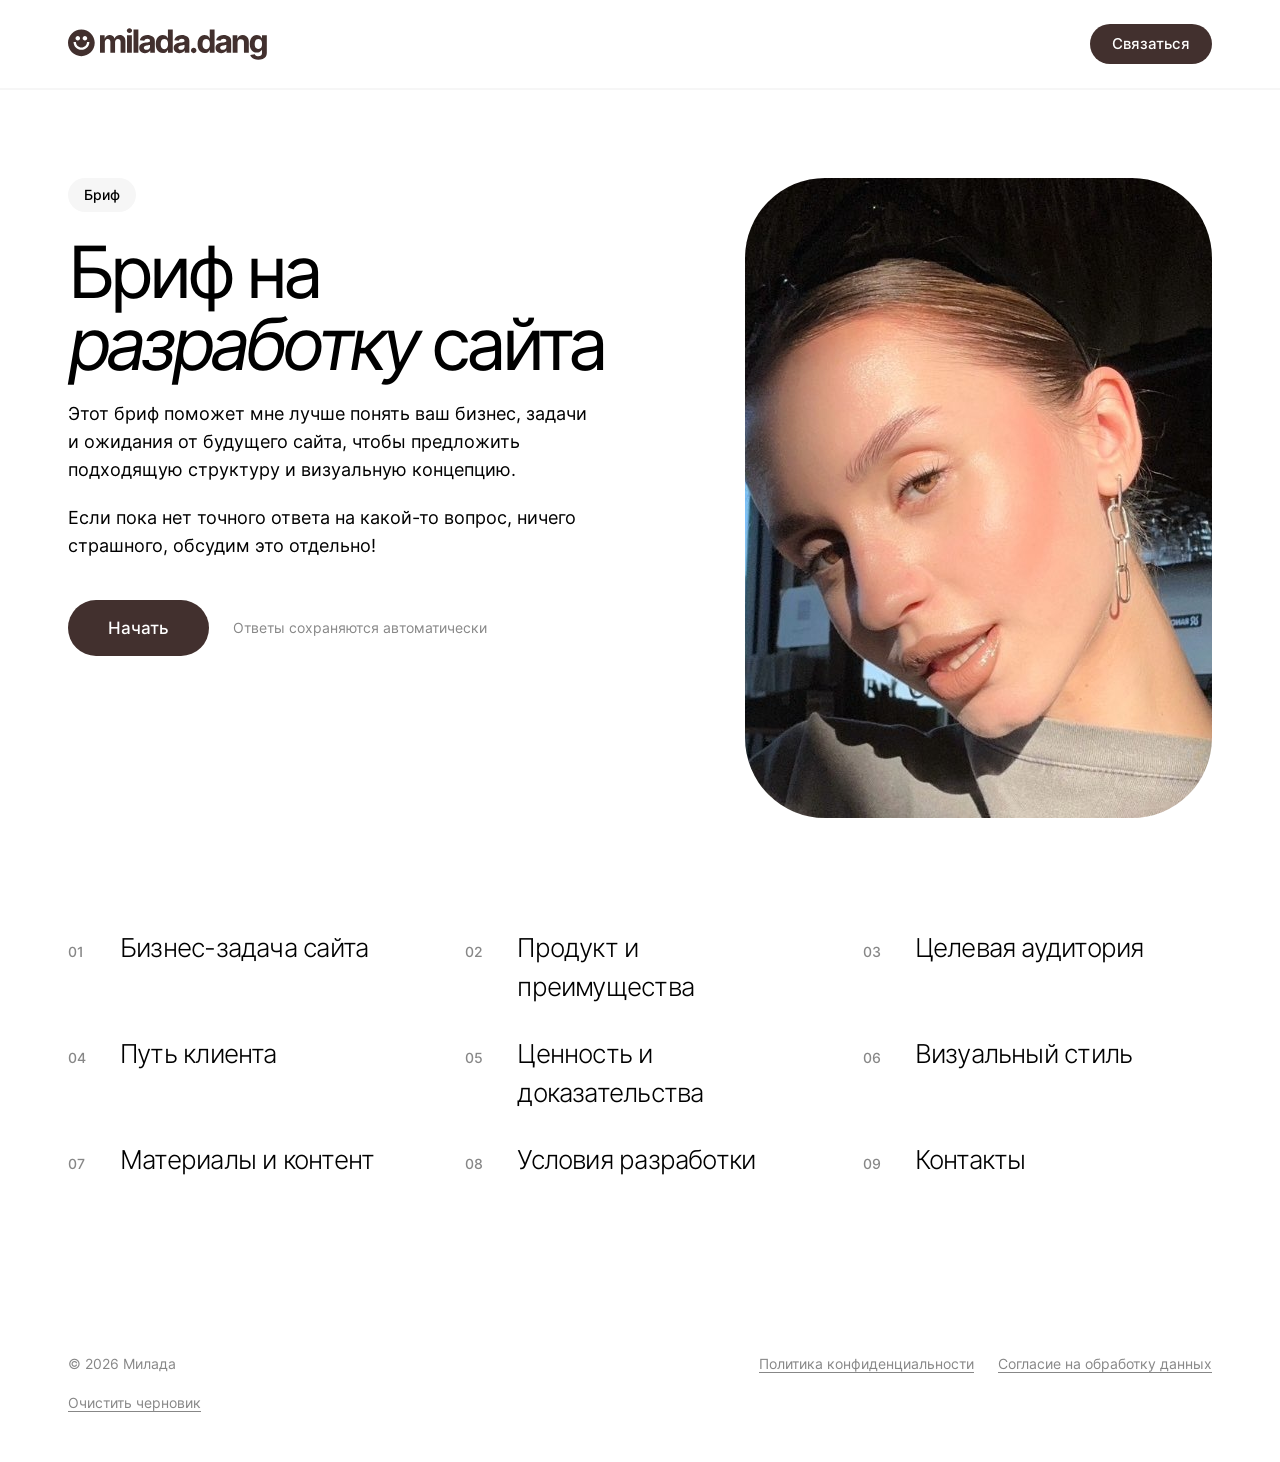
<file: index.html>
<!doctype html>
<html lang="ru">
<head>
  <meta charset="utf-8">
  <meta name="viewport" content="width=device-width, initial-scale=1, viewport-fit=cover">
  <title>Бриф на разработку сайта — Милада</title>
  <meta name="description" content="Пошаговый бриф на разработку сайта: несколько коротких этапов, ответы сохраняются автоматически.">
  <meta name="theme-color" content="#ffffff">
  <link rel="preload" href="fonts/Inter-Light.woff2" as="font" type="font/woff2" crossorigin>
  <link rel="preload" href="fonts/Inter-Regular.woff2" as="font" type="font/woff2" crossorigin>
  <link rel="stylesheet" href="css/style.css">
</head>
<body class="is-intro">

  <!-- Шапка: логотип слева, статус, счётчик этапов и кнопка «Связаться» справа -->
  <header class="header">
    <div class="header__row">
      <a class="brand" href="./" aria-label="milada.dang — на главную">
        <img src="img/logo.svg" alt="milada.dang" width="834" height="134">
      </a>
      <div class="header__side">
        <span class="save-status" id="saveStatus" aria-live="polite"></span>
        <span class="pill" id="counter" hidden>01 / 09</span>
        <a class="btn btn--primary btn--sm header__contact" href="https://t.me/milada_dang" target="_blank" rel="noopener">Связаться</a>
      </div>
    </div>
    <div class="progress" role="progressbar" aria-label="Прогресс заполнения" aria-valuemin="0" aria-valuemax="100" aria-valuenow="0" id="progress"><i id="progressBar"></i></div>
  </header>

  <main id="app">

    <!-- Интро -->
    <section class="screen" id="screenIntro" aria-labelledby="introTitle">
      <div class="container screen__grid">
        <div class="screen__main">
          <span class="pill">Бриф</span>
          <h1 class="display" id="introTitle">Бриф на <img class="inline-ph" src="img/milada.jpg" alt="" width="640" height="640"> <em>разработку</em> сайта</h1>
          <p class="lead">Этот бриф поможет мне лучше понять ваш бизнес, задачи и ожидания от будущего сайта, чтобы предложить подходящую структуру и визуальную концепцию.</p>
          <p class="lead">Если пока нет точного ответа на какой-то вопрос, ничего страшного, обсудим это отдельно!</p>
          <div class="actions">
            <button type="button" class="btn btn--primary btn--lg" id="startBtn">Начать</button>
            <span class="muted">Ответы сохраняются автоматически</span>
          </div>
        </div>
        <div class="photo photo--intro">
          <img src="img/milada.jpg" alt="Милада" width="640" height="640">
        </div>
      </div>
      <div class="container">
        <ol class="stage-list" id="introList" aria-label="Этапы брифа"></ol>
      </div>
    </section>

    <!-- Этапы (рендерятся скриптом) -->
    <form id="form" novalidate autocomplete="off" hidden>
      <div id="steps"></div>
    </form>

    <!-- Финал -->
    <section class="screen screen--final" id="screenFinal" aria-labelledby="finalTitle" hidden>
      <div class="container screen__grid">
        <div class="photo">
          <img src="img/milada.jpg" alt="Милада" width="640" height="640">
        </div>
        <div class="screen__main">
          <h2 class="display" id="finalTitle" tabindex="-1">Спасибо!</h2>
          <p class="lead" id="finalLead">Ваш бриф уже у меня. Я внимательно изучу ответы и скоро вернусь к вам с обратной связью.</p>

          <div class="notice" id="finalNotice" hidden>
            <p id="finalNoticeText"></p>
            <button type="button" class="btn btn--ghost btn--sm" id="retryBtn" hidden>Повторить отправку</button>
          </div>

          <div class="next">
            <h3>Что будет дальше</h3>
            <p>В течение 1–2 рабочих дней я свяжусь с вами, чтобы обсудить детали, ответить на вопросы и определить дальнейшие шаги.</p>
          </div>

          <div class="actions">
            <a class="btn btn--primary" id="tgBtn" href="#" target="_blank" rel="noopener">Написать в Telegram</a>
            <button type="button" class="btn btn--ghost" id="downloadBtn">Скачать копию ответов</button>
          </div>
          <p class="sign">— Милада</p>
        </div>
      </div>
    </section>
  </main>

  <!-- Нижняя навигация: точки + «Назад» / «Далее» -->
  <nav class="nav" id="nav" aria-label="Навигация по этапам" hidden>
    <div class="nav__inner">
      <div class="nav__dots" id="dots"></div>
      <div class="nav__btns">
        <button type="button" class="btn btn--ghost" id="backBtn">Назад</button>
        <button type="button" class="btn btn--primary" id="nextBtn">Далее</button>
      </div>
    </div>
  </nav>

  <!-- ПОДВАЛ: тексты и ссылки на документы заполним позже (адреса — в config.js) -->
  <footer class="footer" id="footer">
    <div class="container footer__inner">
      <span class="muted">© <span id="year"></span> Милада</span>
      <nav class="footer__links" aria-label="Документы">
        <a href="#" data-doc="POLICY_URL" target="_blank" rel="noopener">Политика конфиденциальности</a>
        <a href="#" data-doc="CONSENT_URL" target="_blank" rel="noopener">Согласие на обработку данных</a>
      </nav>
    </div>
    <div class="container footer__reset"><button type="button" class="link-btn" id="resetBtn">Очистить черновик</button></div>
  </footer>

  <div class="toast" id="toast" role="status" aria-live="polite"></div>

  <script src="config.js"></script>
  <script src="js/app.js"></script>
</body>
</html>
</file>
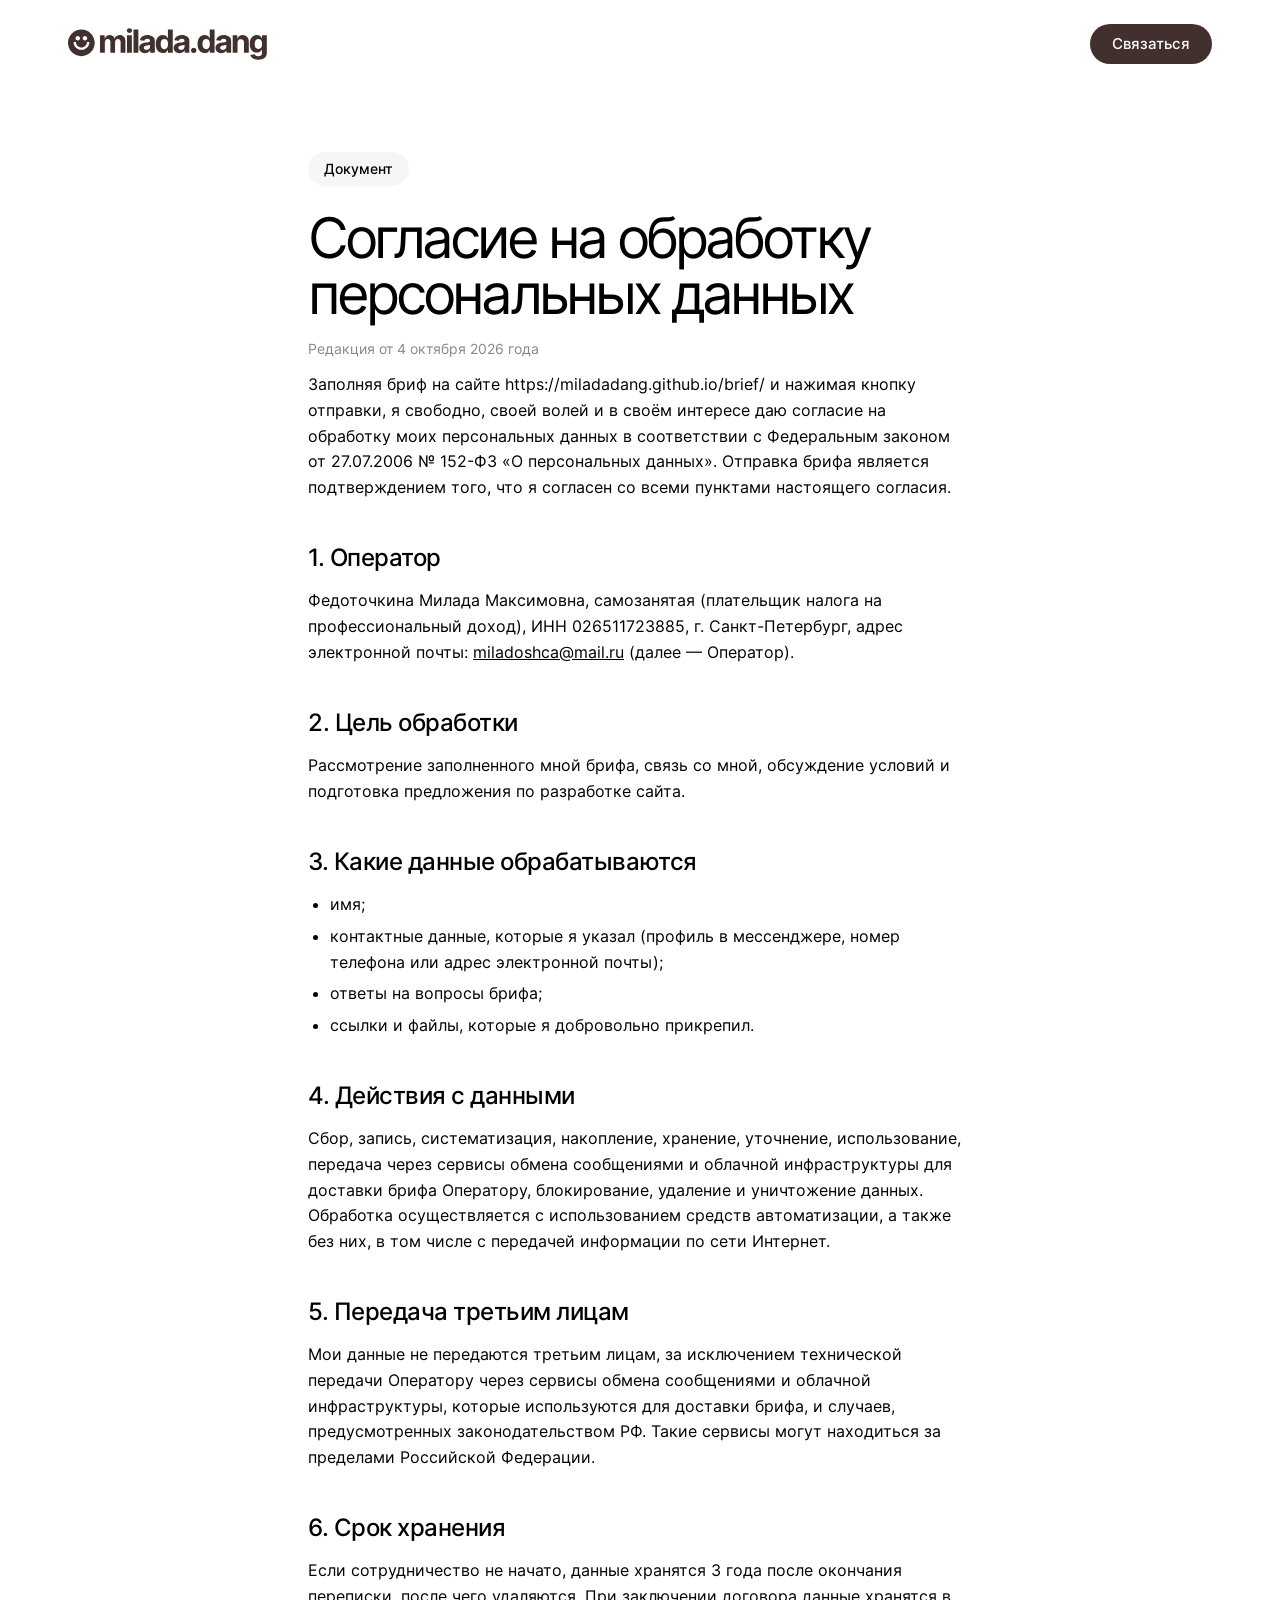
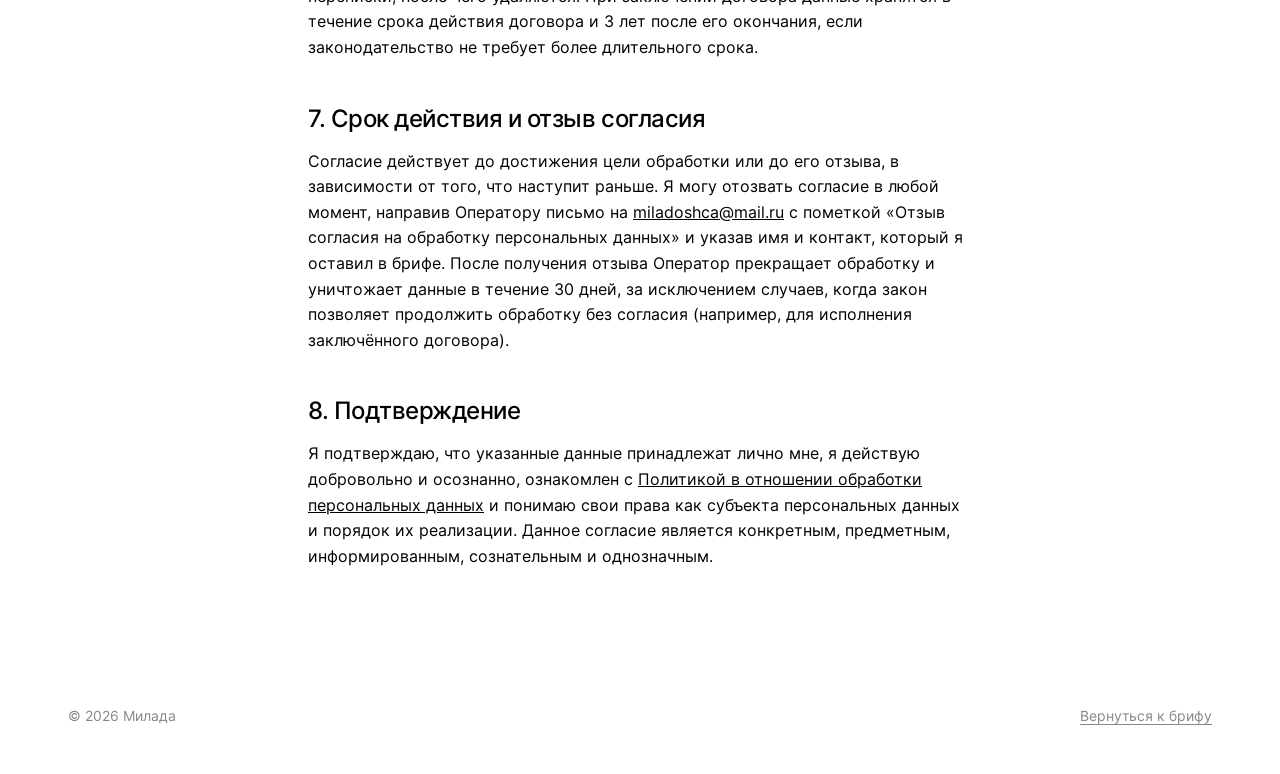
<file: consent/index.html>
<!doctype html>
<html lang="ru">
<head>
  <meta charset="utf-8">
  <meta name="viewport" content="width=device-width, initial-scale=1, viewport-fit=cover">
  <title>Согласие на обработку данных — Милада</title>
  <meta name="robots" content="noindex">
  <meta name="theme-color" content="#ffffff">
  <link rel="preload" href="../fonts/Inter-Light.woff2" as="font" type="font/woff2" crossorigin>
  <link rel="stylesheet" href="../css/style.css">
  <style>
    .doc { max-width: 760px; padding-top: 40px; padding-bottom: 96px; }
    .doc h1 { margin: 24px 0 0; font-size: clamp(28px, 7.5vw, 56px); overflow-wrap: anywhere; }
    .doc h2 { margin: 40px 0 0; font-size: 20px; font-weight: 500; letter-spacing: -0.02em; }
    .doc p, .doc li { font-size: 16px; line-height: 1.6; }
    .doc p { margin: 12px 0 0; }
    .doc ul { margin: 12px 0 0; padding-left: 22px; }
    .doc li + li { margin-top: 6px; }
    .doc .upd { color: var(--quiet); font-size: 14px; margin-top: 16px; }
    .fill { background: var(--cream); border-radius: 6px; padding: 0 6px; }
    @media (min-width: 1024px) { .doc { padding-top: 64px; } .doc h2 { font-size: 24px; } }
  </style>
</head>
<body>
  <header class="header">
    <div class="header__row">
      <a class="brand" href="../" aria-label="milada.dang — на главную">
        <img src="../img/logo.svg" alt="milada.dang" width="834" height="134">
      </a>
      <div class="header__side">
        <a class="btn btn--primary btn--sm header__contact" href="https://t.me/milada_dang" target="_blank" rel="noopener">Связаться</a>
      </div>
    </div>
  </header>

  <main class="container doc">
    <span class="pill">Документ</span>
    <h1 class="display">Согласие на обработку персональных данных</h1>
    <p class="upd">Редакция от 4 октября 2026 года</p>

    <p>Заполняя бриф на сайте https://miladadang.github.io/brief/ и нажимая кнопку отправки, я свободно, своей волей и в своём интересе даю согласие на обработку моих персональных данных в соответствии с Федеральным законом от 27.07.2006 № 152-ФЗ «О персональных данных». Отправка брифа является подтверждением того, что я согласен со всеми пунктами настоящего согласия.</p>

    <h2>1. Оператор</h2>
    <p>Федоточкина Милада Максимовна, самозанятая (плательщик налога на профессиональный доход), ИНН 026511723885, г. Санкт-Петербург, адрес электронной почты: <a href="mailto:miladoshca@mail.ru">miladoshca@mail.ru</a> (далее — Оператор).</p>

    <h2>2. Цель обработки</h2>
    <p>Рассмотрение заполненного мной брифа, связь со мной, обсуждение условий и подготовка предложения по разработке сайта.</p>

    <h2>3. Какие данные обрабатываются</h2>
    <ul>
      <li>имя;</li>
      <li>контактные данные, которые я указал (профиль в мессенджере, номер телефона или адрес электронной почты);</li>
      <li>ответы на вопросы брифа;</li>
      <li>ссылки и файлы, которые я добровольно прикрепил.</li>
    </ul>

    <h2>4. Действия с данными</h2>
    <p>Сбор, запись, систематизация, накопление, хранение, уточнение, использование, передача через сервисы обмена сообщениями и облачной инфраструктуры для доставки брифа Оператору, блокирование, удаление и уничтожение данных. Обработка осуществляется с использованием средств автоматизации, а также без них, в том числе с передачей информации по сети Интернет.</p>

    <h2>5. Передача третьим лицам</h2>
    <p>Мои данные не передаются третьим лицам, за исключением технической передачи Оператору через сервисы обмена сообщениями и облачной инфраструктуры, которые используются для доставки брифа, и случаев, предусмотренных законодательством РФ. Такие сервисы могут находиться за пределами Российской Федерации.</p>

    <h2>6. Срок хранения</h2>
    <p>Если сотрудничество не начато, данные хранятся 3 года после окончания переписки, после чего удаляются. При заключении договора данные хранятся в течение срока действия договора и 3 лет после его окончания, если законодательство не требует более длительного срока.</p>

    <h2>7. Срок действия и отзыв согласия</h2>
    <p>Согласие действует до достижения цели обработки или до его отзыва, в зависимости от того, что наступит раньше. Я могу отозвать согласие в любой момент, направив Оператору письмо на <a href="mailto:miladoshca@mail.ru">miladoshca@mail.ru</a> с пометкой «Отзыв согласия на обработку персональных данных» и указав имя и контакт, который я оставил в брифе. После получения отзыва Оператор прекращает обработку и уничтожает данные в течение 30 дней, за исключением случаев, когда закон позволяет продолжить обработку без согласия (например, для исполнения заключённого договора).</p>

    <h2>8. Подтверждение</h2>
    <p>Я подтверждаю, что указанные данные принадлежат лично мне, я действую добровольно и осознанно, ознакомлен с <a href="../policy/">Политикой в отношении обработки персональных данных</a> и понимаю свои права как субъекта персональных данных и порядок их реализации. Данное согласие является конкретным, предметным, информированным, сознательным и однозначным.</p>
  </main>

  <footer class="footer">
    <div class="container footer__inner">
      <span class="muted">© <span id="year"></span> Милада</span>
      <nav class="footer__links" aria-label="Навигация"><a href="../">Вернуться к брифу</a></nav>
    </div>
  </footer>
  <script>document.getElementById('year').textContent = new Date().getFullYear();</script>
</body>
</html>
</file>
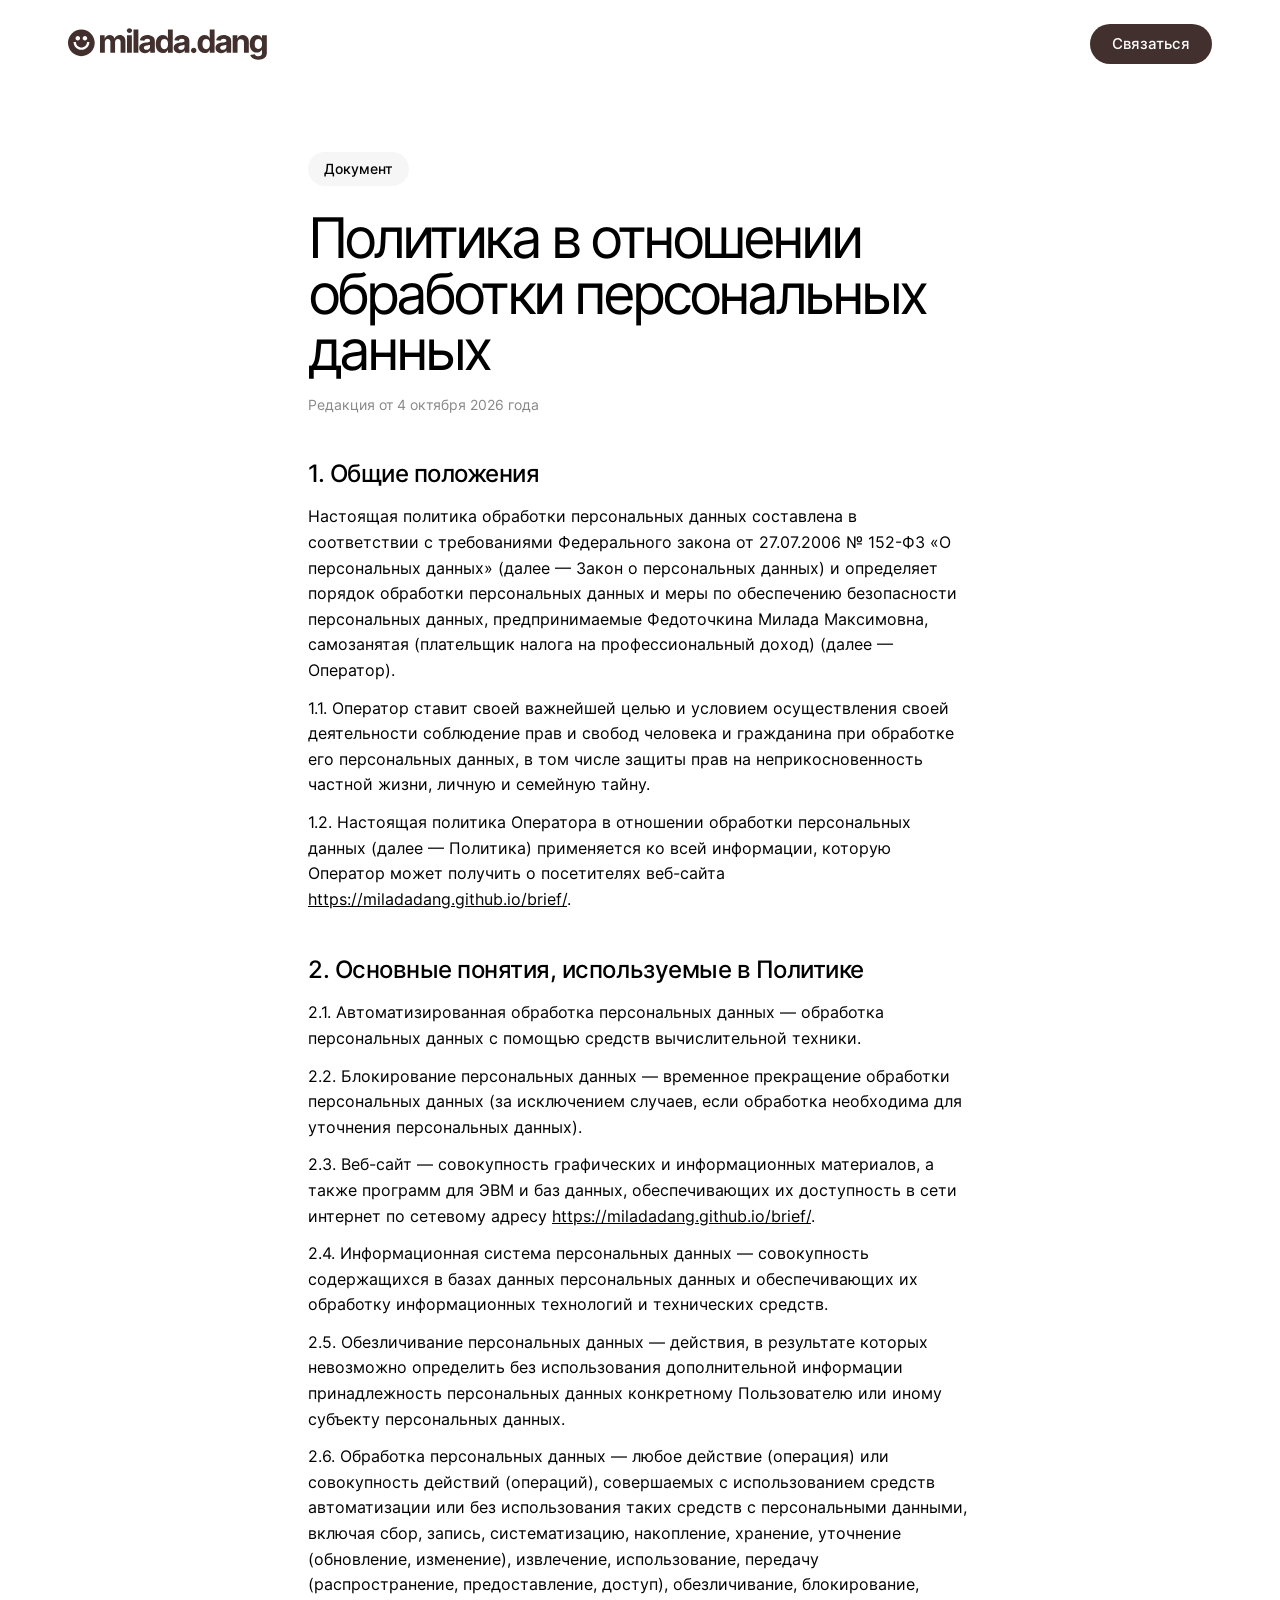
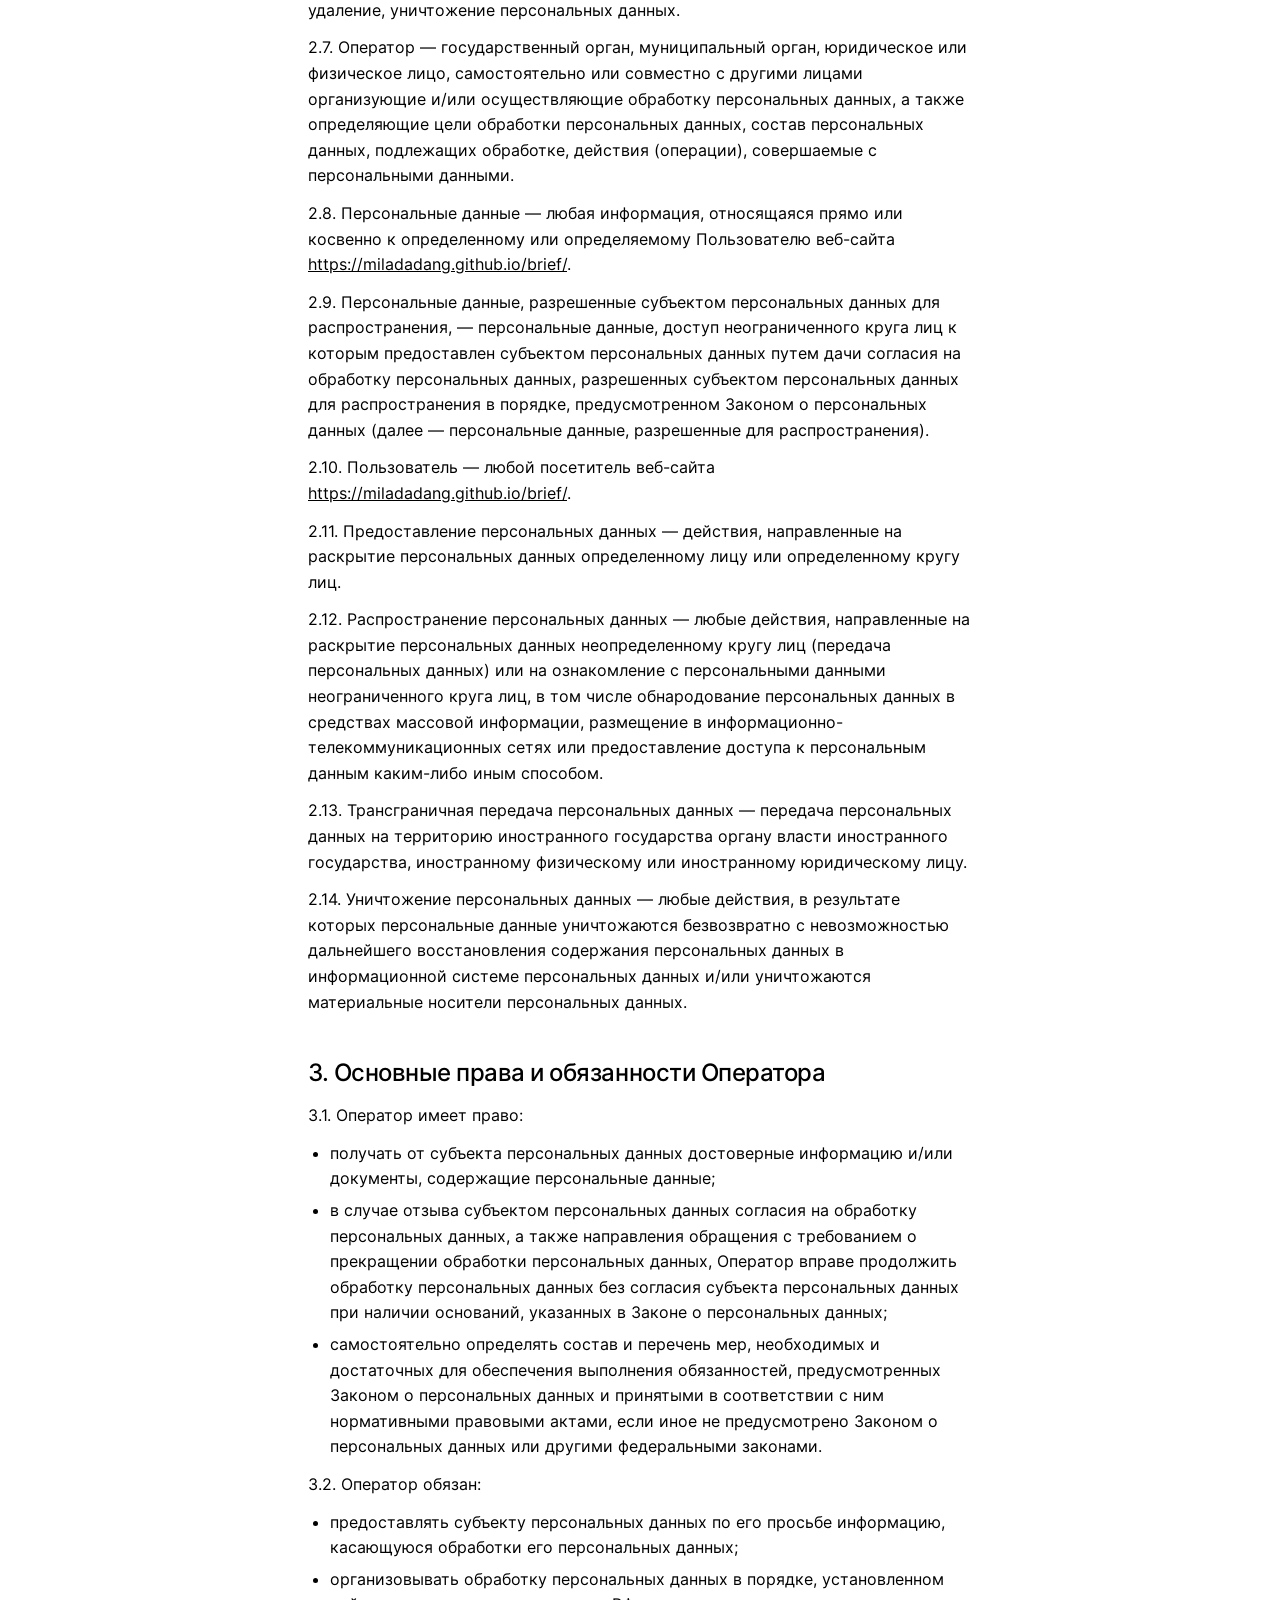
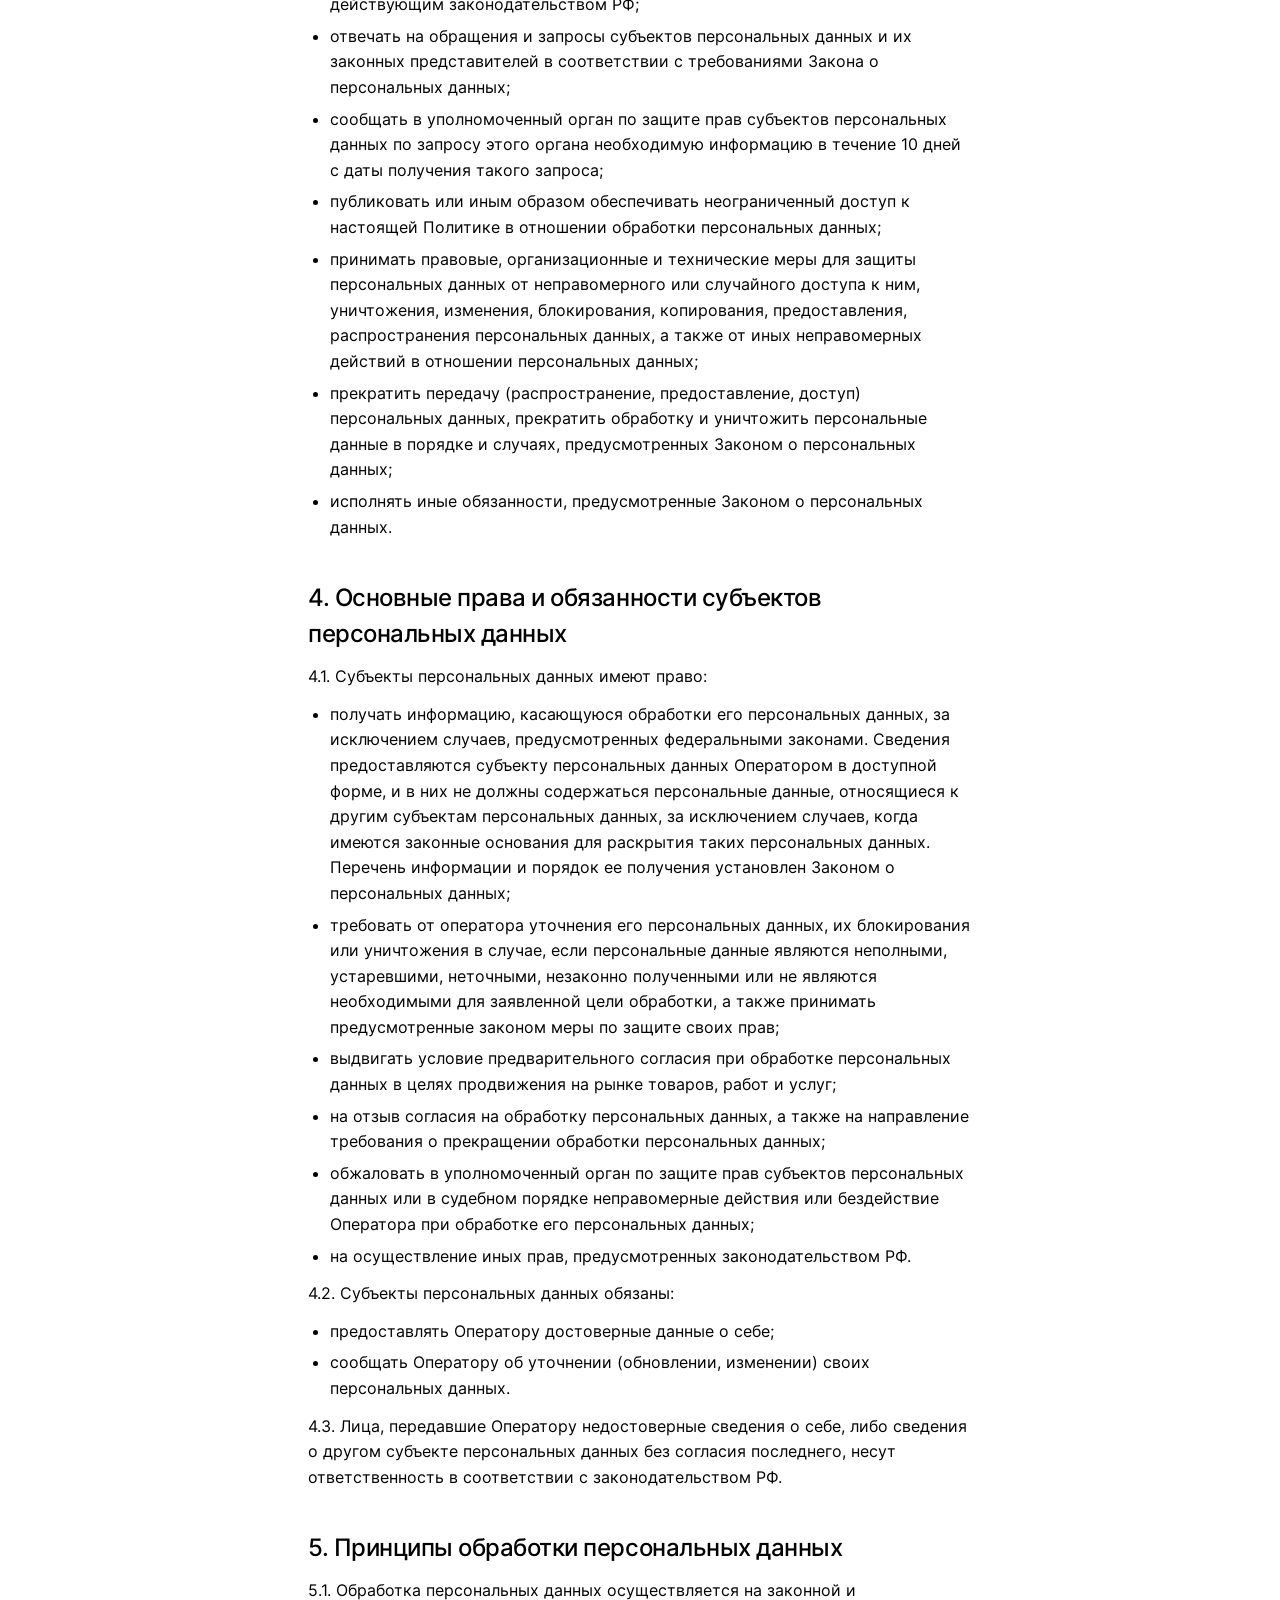
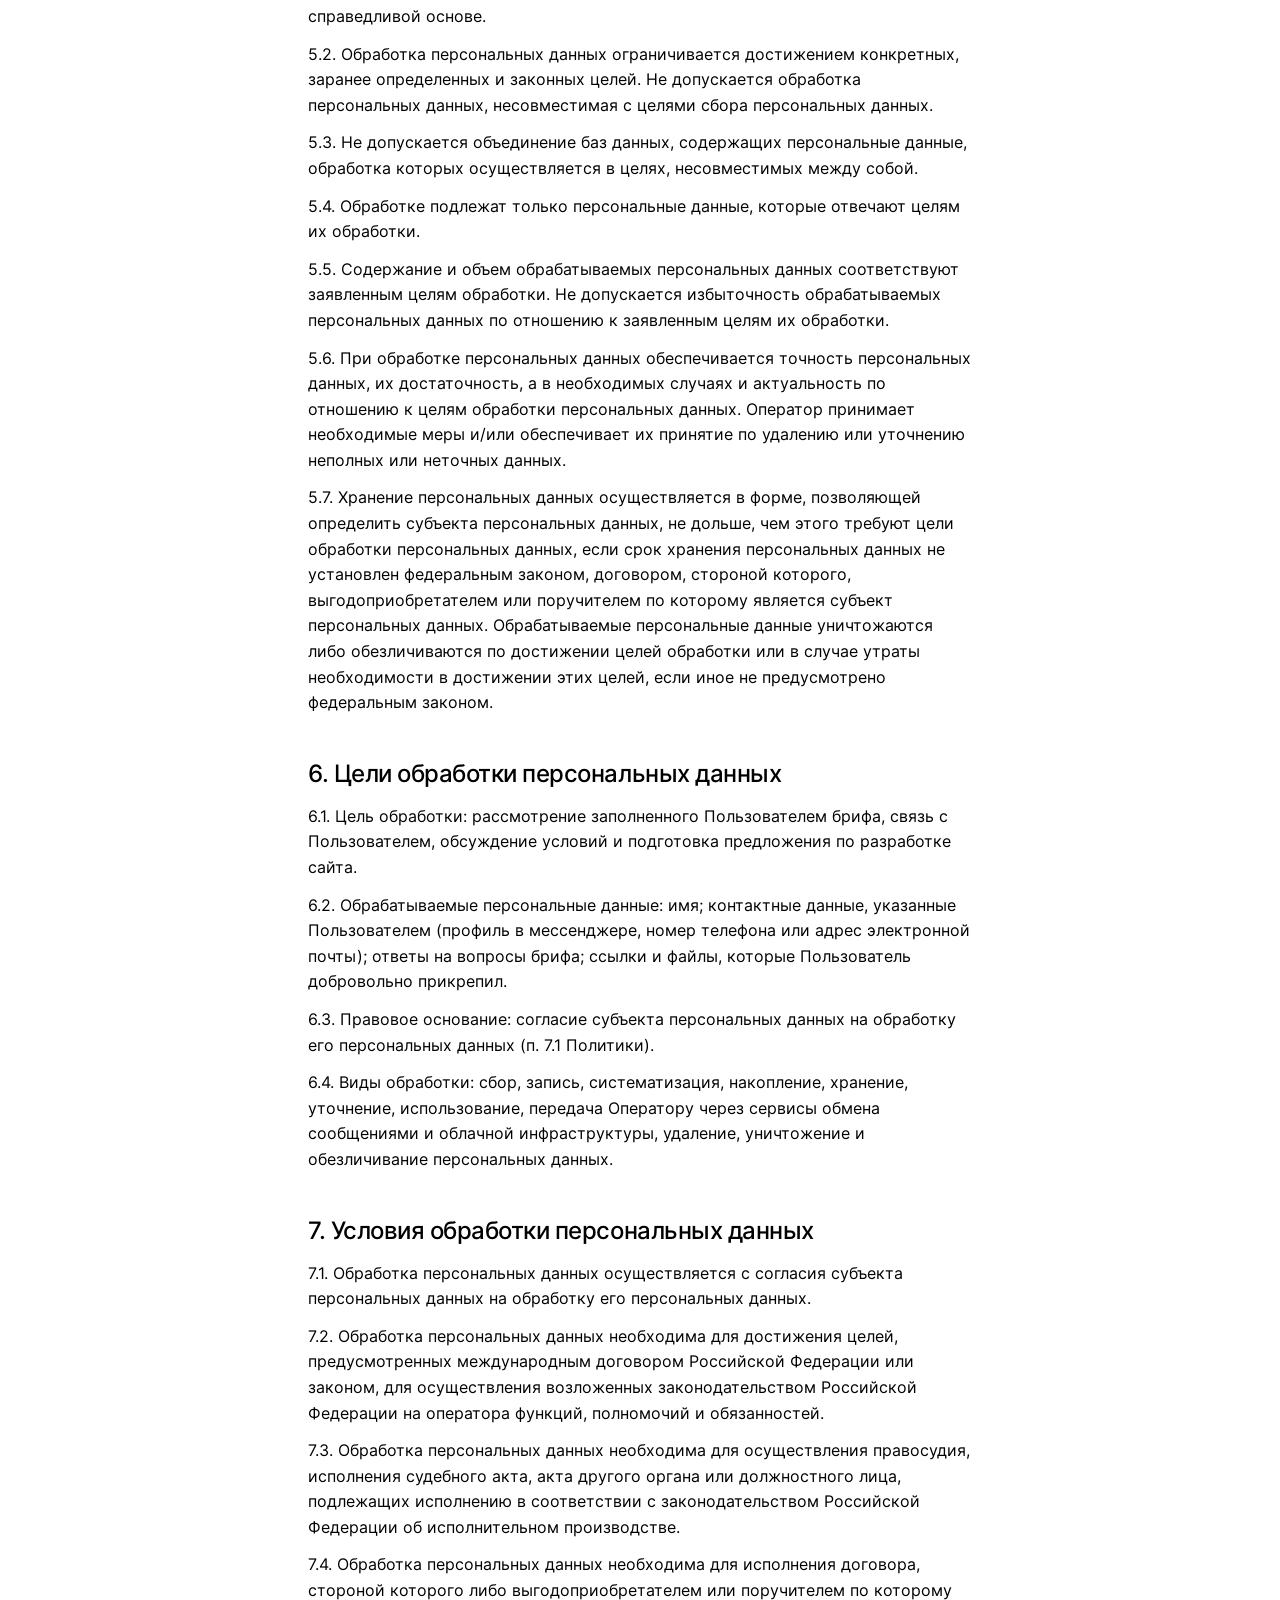
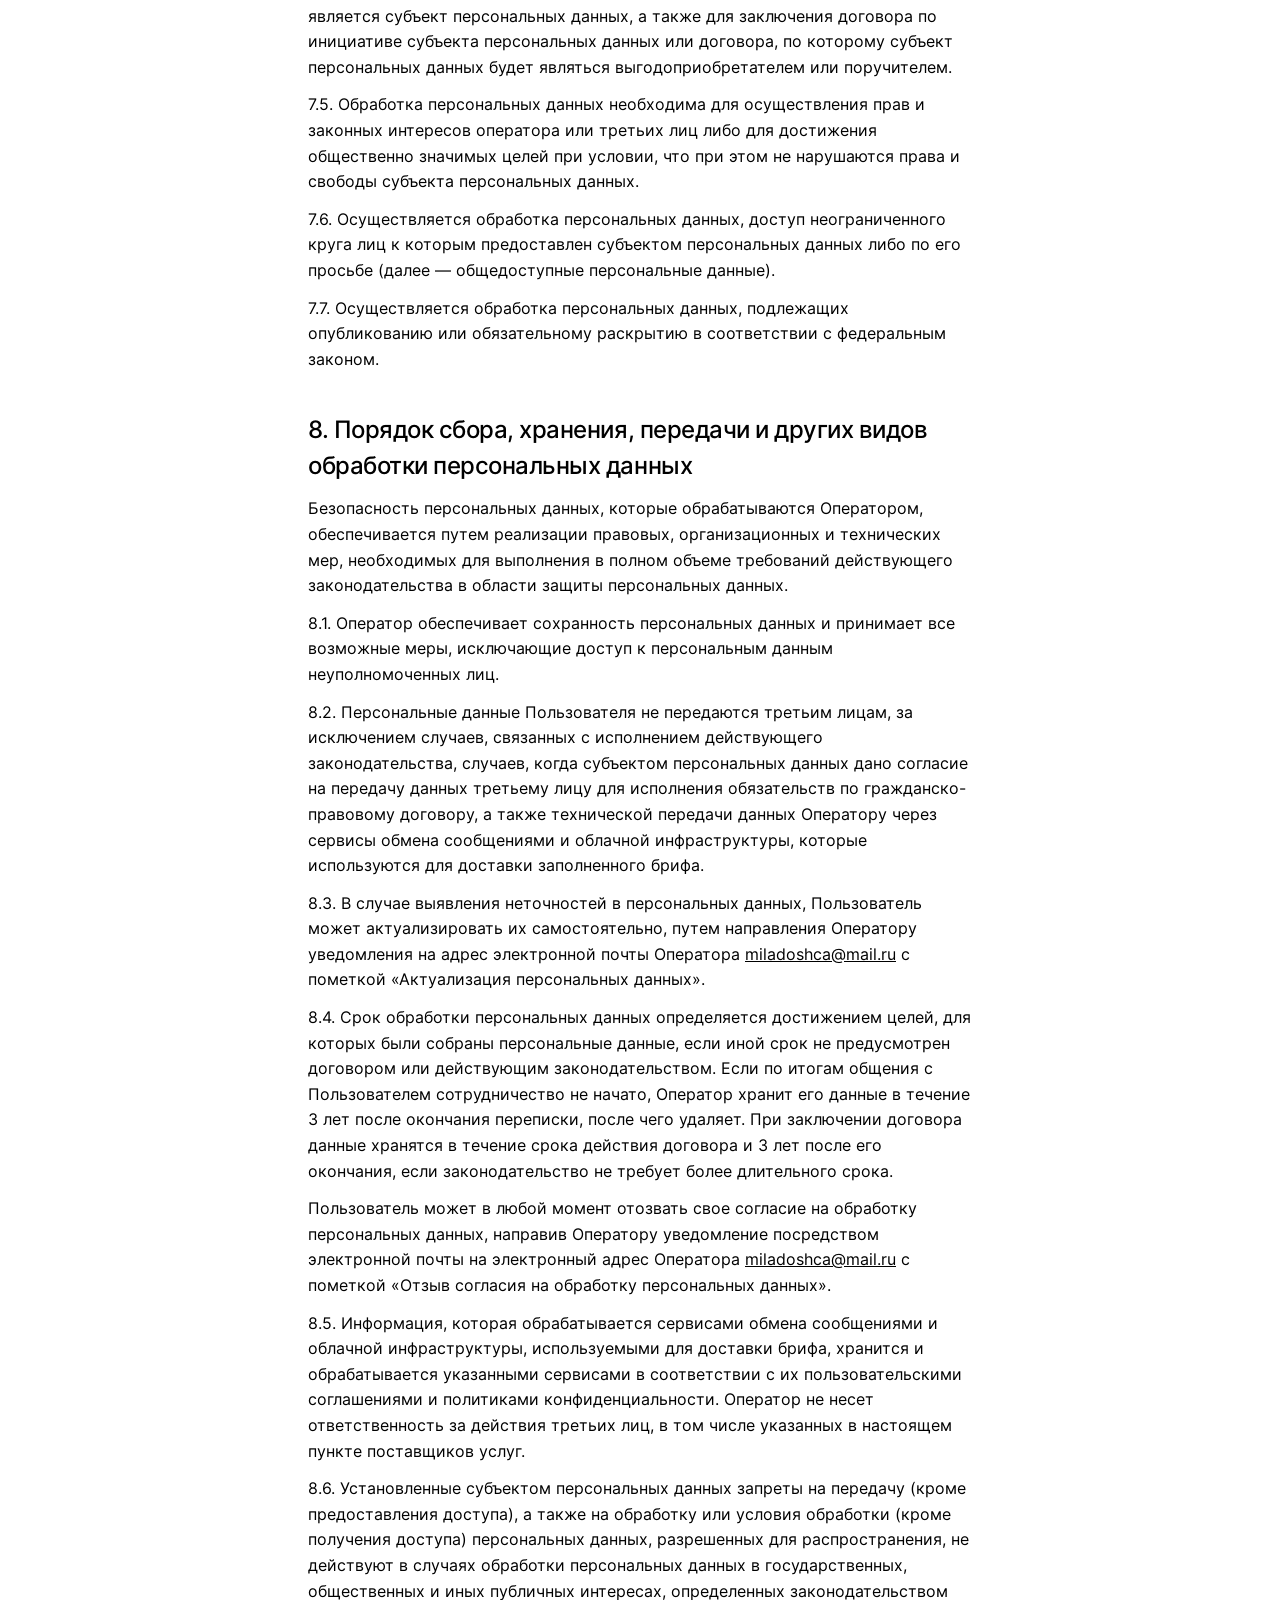
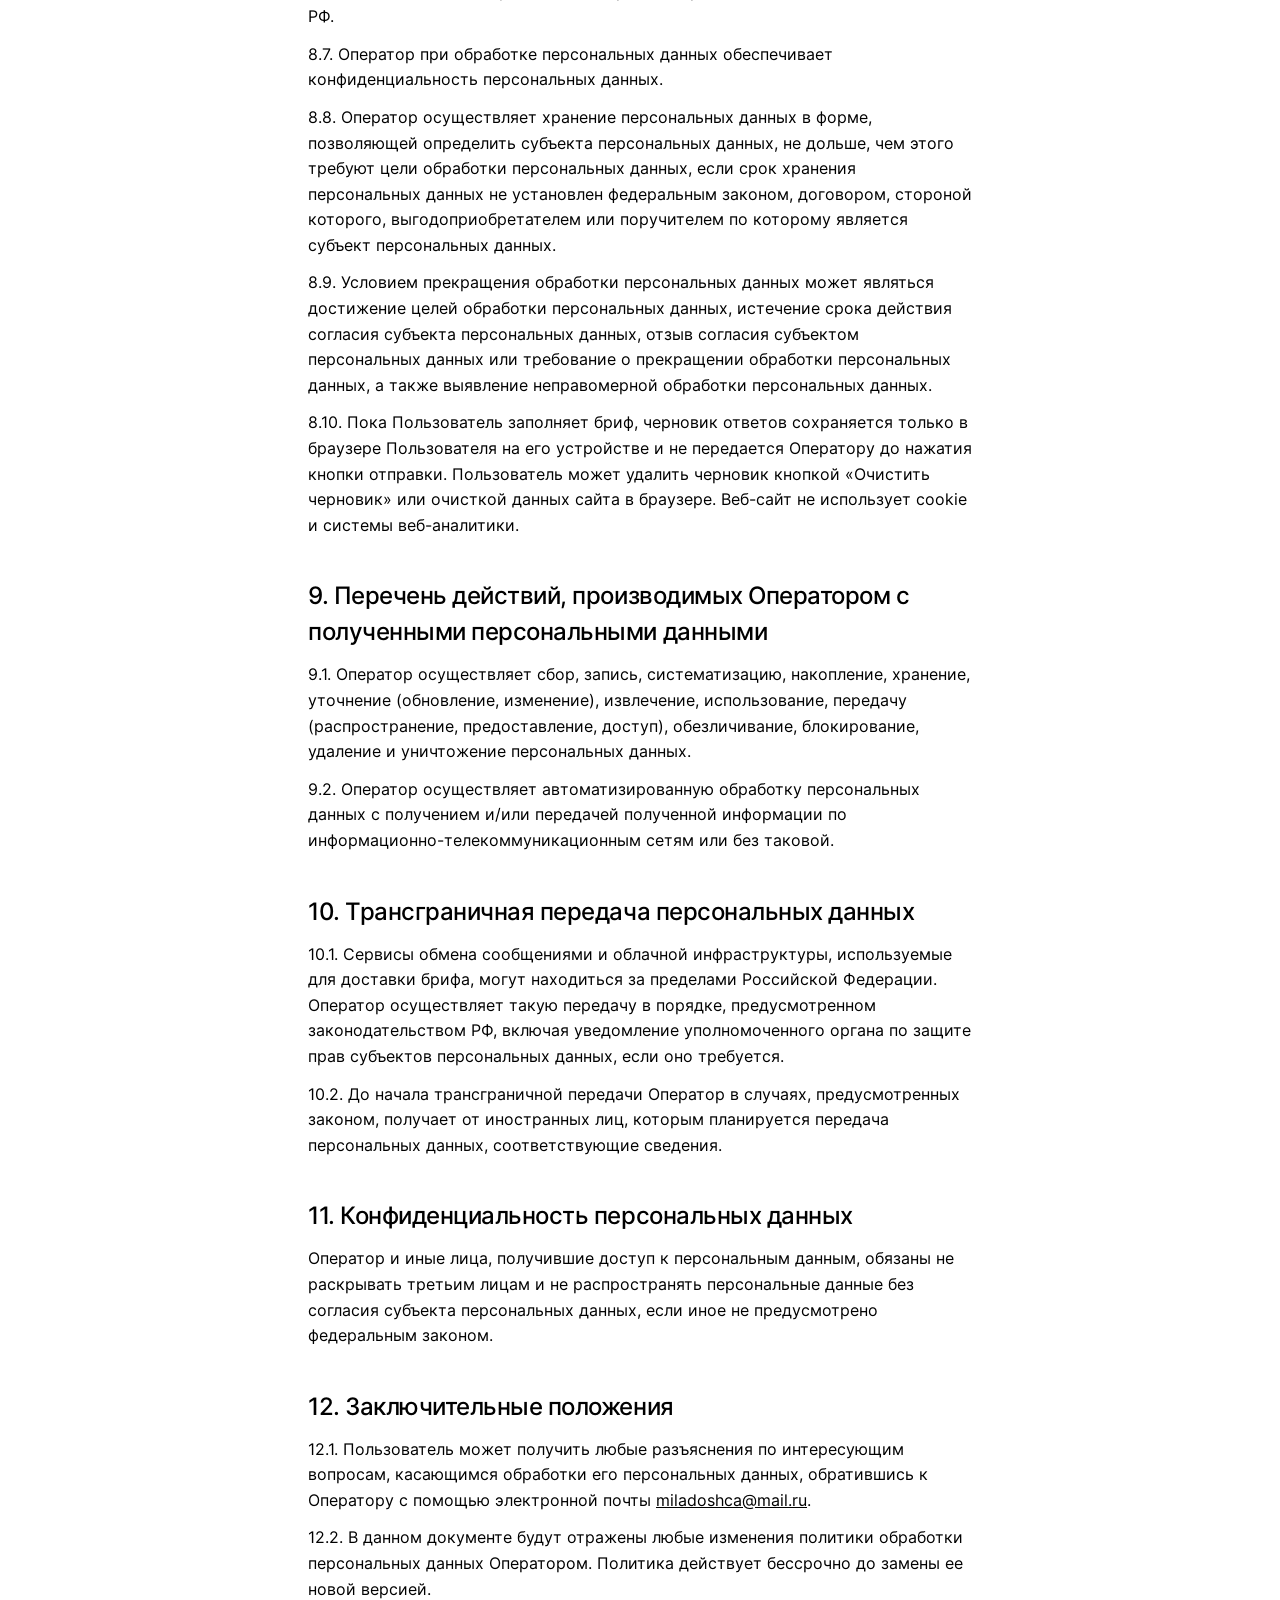
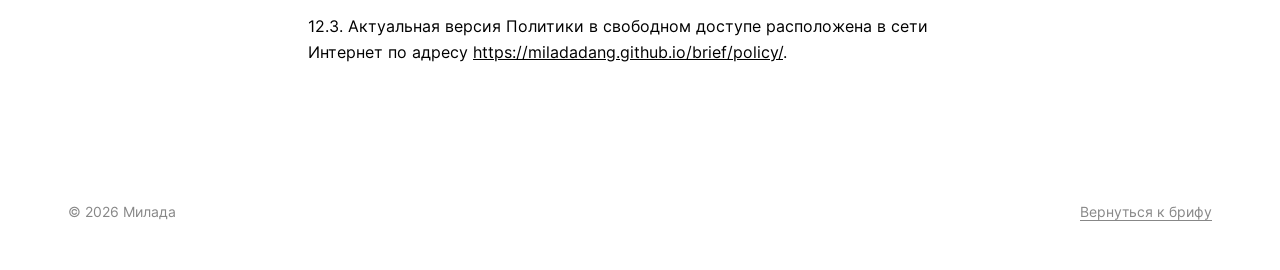
<file: policy/index.html>
<!doctype html>
<html lang="ru">
<head>
  <meta charset="utf-8">
  <meta name="viewport" content="width=device-width, initial-scale=1, viewport-fit=cover">
  <title>Политика конфиденциальности — Милада</title>
  <meta name="robots" content="noindex">
  <meta name="theme-color" content="#ffffff">
  <link rel="preload" href="../fonts/Inter-Light.woff2" as="font" type="font/woff2" crossorigin>
  <link rel="stylesheet" href="../css/style.css">
  <style>
    .doc { max-width: 760px; padding-top: 40px; padding-bottom: 96px; }
    .doc h1 { margin: 24px 0 0; font-size: clamp(28px, 7.5vw, 56px); overflow-wrap: anywhere; }
    .doc h2 { margin: 40px 0 0; font-size: 20px; font-weight: 500; letter-spacing: -0.02em; }
    .doc p, .doc li { font-size: 16px; line-height: 1.6; }
    .doc p { margin: 12px 0 0; }
    .doc ul { margin: 12px 0 0; padding-left: 22px; }
    .doc li + li { margin-top: 6px; }
    .doc .upd { color: var(--quiet); font-size: 14px; margin-top: 16px; }
    .fill { background: var(--cream); border-radius: 6px; padding: 0 6px; }
    @media (min-width: 1024px) { .doc { padding-top: 64px; } .doc h2 { font-size: 24px; } }
  </style>
</head>
<body>
  <header class="header">
    <div class="header__row">
      <a class="brand" href="../" aria-label="milada.dang — на главную">
        <img src="../img/logo.svg" alt="milada.dang" width="834" height="134">
      </a>
      <div class="header__side">
        <a class="btn btn--primary btn--sm header__contact" href="https://t.me/milada_dang" target="_blank" rel="noopener">Связаться</a>
      </div>
    </div>
  </header>

  <main class="container doc">
    <span class="pill">Документ</span>
    <h1 class="display">Политика в отношении обработки персональных данных</h1>
    <p class="upd">Редакция от 4 октября 2026 года</p>

    <h2>1. Общие положения</h2>
    <p>Настоящая политика обработки персональных данных составлена в соответствии с требованиями Федерального закона от 27.07.2006 № 152-ФЗ «О персональных данных» (далее — Закон о персональных данных) и определяет порядок обработки персональных данных и меры по обеспечению безопасности персональных данных, предпринимаемые Федоточкина Милада Максимовна, самозанятая (плательщик налога на профессиональный доход) (далее — Оператор).</p>
    <p>1.1. Оператор ставит своей важнейшей целью и условием осуществления своей деятельности соблюдение прав и свобод человека и гражданина при обработке его персональных данных, в том числе защиты прав на неприкосновенность частной жизни, личную и семейную тайну.</p>
    <p>1.2. Настоящая политика Оператора в отношении обработки персональных данных (далее — Политика) применяется ко всей информации, которую Оператор может получить о посетителях веб-сайта <a href="https://miladadang.github.io/brief/" target="_blank" rel="noopener">https://miladadang.github.io/brief/</a>.</p>
    <h2>2. Основные понятия, используемые в Политике</h2>
    <p>2.1. Автоматизированная обработка персональных данных — обработка персональных данных с помощью средств вычислительной техники.</p>
    <p>2.2. Блокирование персональных данных — временное прекращение обработки персональных данных (за исключением случаев, если обработка необходима для уточнения персональных данных).</p>
    <p>2.3. Веб-сайт — совокупность графических и информационных материалов, а также программ для ЭВМ и баз данных, обеспечивающих их доступность в сети интернет по сетевому адресу <a href="https://miladadang.github.io/brief/" target="_blank" rel="noopener">https://miladadang.github.io/brief/</a>.</p>
    <p>2.4. Информационная система персональных данных — совокупность содержащихся в базах данных персональных данных и обеспечивающих их обработку информационных технологий и технических средств.</p>
    <p>2.5. Обезличивание персональных данных — действия, в результате которых невозможно определить без использования дополнительной информации принадлежность персональных данных конкретному Пользователю или иному субъекту персональных данных.</p>
    <p>2.6. Обработка персональных данных — любое действие (операция) или совокупность действий (операций), совершаемых с использованием средств автоматизации или без использования таких средств с персональными данными, включая сбор, запись, систематизацию, накопление, хранение, уточнение (обновление, изменение), извлечение, использование, передачу (распространение, предоставление, доступ), обезличивание, блокирование, удаление, уничтожение персональных данных.</p>
    <p>2.7. Оператор — государственный орган, муниципальный орган, юридическое или физическое лицо, самостоятельно или совместно с другими лицами организующие и/или осуществляющие обработку персональных данных, а также определяющие цели обработки персональных данных, состав персональных данных, подлежащих обработке, действия (операции), совершаемые с персональными данными.</p>
    <p>2.8. Персональные данные — любая информация, относящаяся прямо или косвенно к определенному или определяемому Пользователю веб-сайта <a href="https://miladadang.github.io/brief/" target="_blank" rel="noopener">https://miladadang.github.io/brief/</a>.</p>
    <p>2.9. Персональные данные, разрешенные субъектом персональных данных для распространения, — персональные данные, доступ неограниченного круга лиц к которым предоставлен субъектом персональных данных путем дачи согласия на обработку персональных данных, разрешенных субъектом персональных данных для распространения в порядке, предусмотренном Законом о персональных данных (далее — персональные данные, разрешенные для распространения).</p>
    <p>2.10. Пользователь — любой посетитель веб-сайта <a href="https://miladadang.github.io/brief/" target="_blank" rel="noopener">https://miladadang.github.io/brief/</a>.</p>
    <p>2.11. Предоставление персональных данных — действия, направленные на раскрытие персональных данных определенному лицу или определенному кругу лиц.</p>
    <p>2.12. Распространение персональных данных — любые действия, направленные на раскрытие персональных данных неопределенному кругу лиц (передача персональных данных) или на ознакомление с персональными данными неограниченного круга лиц, в том числе обнародование персональных данных в средствах массовой информации, размещение в информационно-телекоммуникационных сетях или предоставление доступа к персональным данным каким-либо иным способом.</p>
    <p>2.13. Трансграничная передача персональных данных — передача персональных данных на территорию иностранного государства органу власти иностранного государства, иностранному физическому или иностранному юридическому лицу.</p>
    <p>2.14. Уничтожение персональных данных — любые действия, в результате которых персональные данные уничтожаются безвозвратно с невозможностью дальнейшего восстановления содержания персональных данных в информационной системе персональных данных и/или уничтожаются материальные носители персональных данных.</p>
    <h2>3. Основные права и обязанности Оператора</h2>
    <p>3.1. Оператор имеет право:</p>
    <ul>
    <li>получать от субъекта персональных данных достоверные информацию и/или документы, содержащие персональные данные;</li>
    <li>в случае отзыва субъектом персональных данных согласия на обработку персональных данных, а также направления обращения с требованием о прекращении обработки персональных данных, Оператор вправе продолжить обработку персональных данных без согласия субъекта персональных данных при наличии оснований, указанных в Законе о персональных данных;</li>
    <li>самостоятельно определять состав и перечень мер, необходимых и достаточных для обеспечения выполнения обязанностей, предусмотренных Законом о персональных данных и принятыми в соответствии с ним нормативными правовыми актами, если иное не предусмотрено Законом о персональных данных или другими федеральными законами.</li>
    </ul>
    <p>3.2. Оператор обязан:</p>
    <ul>
    <li>предоставлять субъекту персональных данных по его просьбе информацию, касающуюся обработки его персональных данных;</li>
    <li>организовывать обработку персональных данных в порядке, установленном действующим законодательством РФ;</li>
    <li>отвечать на обращения и запросы субъектов персональных данных и их законных представителей в соответствии с требованиями Закона о персональных данных;</li>
    <li>сообщать в уполномоченный орган по защите прав субъектов персональных данных по запросу этого органа необходимую информацию в течение 10 дней с даты получения такого запроса;</li>
    <li>публиковать или иным образом обеспечивать неограниченный доступ к настоящей Политике в отношении обработки персональных данных;</li>
    <li>принимать правовые, организационные и технические меры для защиты персональных данных от неправомерного или случайного доступа к ним, уничтожения, изменения, блокирования, копирования, предоставления, распространения персональных данных, а также от иных неправомерных действий в отношении персональных данных;</li>
    <li>прекратить передачу (распространение, предоставление, доступ) персональных данных, прекратить обработку и уничтожить персональные данные в порядке и случаях, предусмотренных Законом о персональных данных;</li>
    <li>исполнять иные обязанности, предусмотренные Законом о персональных данных.</li>
    </ul>
    <h2>4. Основные права и обязанности субъектов персональных данных</h2>
    <p>4.1. Субъекты персональных данных имеют право:</p>
    <ul>
    <li>получать информацию, касающуюся обработки его персональных данных, за исключением случаев, предусмотренных федеральными законами. Сведения предоставляются субъекту персональных данных Оператором в доступной форме, и в них не должны содержаться персональные данные, относящиеся к другим субъектам персональных данных, за исключением случаев, когда имеются законные основания для раскрытия таких персональных данных. Перечень информации и порядок ее получения установлен Законом о персональных данных;</li>
    <li>требовать от оператора уточнения его персональных данных, их блокирования или уничтожения в случае, если персональные данные являются неполными, устаревшими, неточными, незаконно полученными или не являются необходимыми для заявленной цели обработки, а также принимать предусмотренные законом меры по защите своих прав;</li>
    <li>выдвигать условие предварительного согласия при обработке персональных данных в целях продвижения на рынке товаров, работ и услуг;</li>
    <li>на отзыв согласия на обработку персональных данных, а также на направление требования о прекращении обработки персональных данных;</li>
    <li>обжаловать в уполномоченный орган по защите прав субъектов персональных данных или в судебном порядке неправомерные действия или бездействие Оператора при обработке его персональных данных;</li>
    <li>на осуществление иных прав, предусмотренных законодательством РФ.</li>
    </ul>
    <p>4.2. Субъекты персональных данных обязаны:</p>
    <ul>
    <li>предоставлять Оператору достоверные данные о себе;</li>
    <li>сообщать Оператору об уточнении (обновлении, изменении) своих персональных данных.</li>
    </ul>
    <p>4.3. Лица, передавшие Оператору недостоверные сведения о себе, либо сведения о другом субъекте персональных данных без согласия последнего, несут ответственность в соответствии с законодательством РФ.</p>
    <h2>5. Принципы обработки персональных данных</h2>
    <p>5.1. Обработка персональных данных осуществляется на законной и справедливой основе.</p>
    <p>5.2. Обработка персональных данных ограничивается достижением конкретных, заранее определенных и законных целей. Не допускается обработка персональных данных, несовместимая с целями сбора персональных данных.</p>
    <p>5.3. Не допускается объединение баз данных, содержащих персональные данные, обработка которых осуществляется в целях, несовместимых между собой.</p>
    <p>5.4. Обработке подлежат только персональные данные, которые отвечают целям их обработки.</p>
    <p>5.5. Содержание и объем обрабатываемых персональных данных соответствуют заявленным целям обработки. Не допускается избыточность обрабатываемых персональных данных по отношению к заявленным целям их обработки.</p>
    <p>5.6. При обработке персональных данных обеспечивается точность персональных данных, их достаточность, а в необходимых случаях и актуальность по отношению к целям обработки персональных данных. Оператор принимает необходимые меры и/или обеспечивает их принятие по удалению или уточнению неполных или неточных данных.</p>
    <p>5.7. Хранение персональных данных осуществляется в форме, позволяющей определить субъекта персональных данных, не дольше, чем этого требуют цели обработки персональных данных, если срок хранения персональных данных не установлен федеральным законом, договором, стороной которого, выгодоприобретателем или поручителем по которому является субъект персональных данных. Обрабатываемые персональные данные уничтожаются либо обезличиваются по достижении целей обработки или в случае утраты необходимости в достижении этих целей, если иное не предусмотрено федеральным законом.</p>
    <h2>6. Цели обработки персональных данных</h2>
    <p>6.1. Цель обработки: рассмотрение заполненного Пользователем брифа, связь с Пользователем, обсуждение условий и подготовка предложения по разработке сайта.</p>
    <p>6.2. Обрабатываемые персональные данные: имя; контактные данные, указанные Пользователем (профиль в мессенджере, номер телефона или адрес электронной почты); ответы на вопросы брифа; ссылки и файлы, которые Пользователь добровольно прикрепил.</p>
    <p>6.3. Правовое основание: согласие субъекта персональных данных на обработку его персональных данных (п. 7.1 Политики).</p>
    <p>6.4. Виды обработки: сбор, запись, систематизация, накопление, хранение, уточнение, использование, передача Оператору через сервисы обмена сообщениями и облачной инфраструктуры, удаление, уничтожение и обезличивание персональных данных.</p>
    <h2>7. Условия обработки персональных данных</h2>
    <p>7.1. Обработка персональных данных осуществляется с согласия субъекта персональных данных на обработку его персональных данных.</p>
    <p>7.2. Обработка персональных данных необходима для достижения целей, предусмотренных международным договором Российской Федерации или законом, для осуществления возложенных законодательством Российской Федерации на оператора функций, полномочий и обязанностей.</p>
    <p>7.3. Обработка персональных данных необходима для осуществления правосудия, исполнения судебного акта, акта другого органа или должностного лица, подлежащих исполнению в соответствии с законодательством Российской Федерации об исполнительном производстве.</p>
    <p>7.4. Обработка персональных данных необходима для исполнения договора, стороной которого либо выгодоприобретателем или поручителем по которому является субъект персональных данных, а также для заключения договора по инициативе субъекта персональных данных или договора, по которому субъект персональных данных будет являться выгодоприобретателем или поручителем.</p>
    <p>7.5. Обработка персональных данных необходима для осуществления прав и законных интересов оператора или третьих лиц либо для достижения общественно значимых целей при условии, что при этом не нарушаются права и свободы субъекта персональных данных.</p>
    <p>7.6. Осуществляется обработка персональных данных, доступ неограниченного круга лиц к которым предоставлен субъектом персональных данных либо по его просьбе (далее — общедоступные персональные данные).</p>
    <p>7.7. Осуществляется обработка персональных данных, подлежащих опубликованию или обязательному раскрытию в соответствии с федеральным законом.</p>
    <h2>8. Порядок сбора, хранения, передачи и других видов обработки персональных данных</h2>
    <p>Безопасность персональных данных, которые обрабатываются Оператором, обеспечивается путем реализации правовых, организационных и технических мер, необходимых для выполнения в полном объеме требований действующего законодательства в области защиты персональных данных.</p>
    <p>8.1. Оператор обеспечивает сохранность персональных данных и принимает все возможные меры, исключающие доступ к персональным данным неуполномоченных лиц.</p>
    <p>8.2. Персональные данные Пользователя не передаются третьим лицам, за исключением случаев, связанных с исполнением действующего законодательства, случаев, когда субъектом персональных данных дано согласие на передачу данных третьему лицу для исполнения обязательств по гражданско-правовому договору, а также технической передачи данных Оператору через сервисы обмена сообщениями и облачной инфраструктуры, которые используются для доставки заполненного брифа.</p>
    <p>8.3. В случае выявления неточностей в персональных данных, Пользователь может актуализировать их самостоятельно, путем направления Оператору уведомления на адрес электронной почты Оператора <a href="mailto:miladoshca@mail.ru">miladoshca@mail.ru</a> с пометкой «Актуализация персональных данных».</p>
    <p>8.4. Срок обработки персональных данных определяется достижением целей, для которых были собраны персональные данные, если иной срок не предусмотрен договором или действующим законодательством. Если по итогам общения с Пользователем сотрудничество не начато, Оператор хранит его данные в течение 3 лет после окончания переписки, после чего удаляет. При заключении договора данные хранятся в течение срока действия договора и 3 лет после его окончания, если законодательство не требует более длительного срока.</p>
    <p>Пользователь может в любой момент отозвать свое согласие на обработку персональных данных, направив Оператору уведомление посредством электронной почты на электронный адрес Оператора <a href="mailto:miladoshca@mail.ru">miladoshca@mail.ru</a> с пометкой «Отзыв согласия на обработку персональных данных».</p>
    <p>8.5. Информация, которая обрабатывается сервисами обмена сообщениями и облачной инфраструктуры, используемыми для доставки брифа, хранится и обрабатывается указанными сервисами в соответствии с их пользовательскими соглашениями и политиками конфиденциальности. Оператор не несет ответственность за действия третьих лиц, в том числе указанных в настоящем пункте поставщиков услуг.</p>
    <p>8.6. Установленные субъектом персональных данных запреты на передачу (кроме предоставления доступа), а также на обработку или условия обработки (кроме получения доступа) персональных данных, разрешенных для распространения, не действуют в случаях обработки персональных данных в государственных, общественных и иных публичных интересах, определенных законодательством РФ.</p>
    <p>8.7. Оператор при обработке персональных данных обеспечивает конфиденциальность персональных данных.</p>
    <p>8.8. Оператор осуществляет хранение персональных данных в форме, позволяющей определить субъекта персональных данных, не дольше, чем этого требуют цели обработки персональных данных, если срок хранения персональных данных не установлен федеральным законом, договором, стороной которого, выгодоприобретателем или поручителем по которому является субъект персональных данных.</p>
    <p>8.9. Условием прекращения обработки персональных данных может являться достижение целей обработки персональных данных, истечение срока действия согласия субъекта персональных данных, отзыв согласия субъектом персональных данных или требование о прекращении обработки персональных данных, а также выявление неправомерной обработки персональных данных.</p>
    <p>8.10. Пока Пользователь заполняет бриф, черновик ответов сохраняется только в браузере Пользователя на его устройстве и не передается Оператору до нажатия кнопки отправки. Пользователь может удалить черновик кнопкой «Очистить черновик» или очисткой данных сайта в браузере. Веб-сайт не использует cookie и системы веб-аналитики.</p>
    <h2>9. Перечень действий, производимых Оператором с полученными персональными данными</h2>
    <p>9.1. Оператор осуществляет сбор, запись, систематизацию, накопление, хранение, уточнение (обновление, изменение), извлечение, использование, передачу (распространение, предоставление, доступ), обезличивание, блокирование, удаление и уничтожение персональных данных.</p>
    <p>9.2. Оператор осуществляет автоматизированную обработку персональных данных с получением и/или передачей полученной информации по информационно-телекоммуникационным сетям или без таковой.</p>
    <h2>10. Трансграничная передача персональных данных</h2>
    <p>10.1. Сервисы обмена сообщениями и облачной инфраструктуры, используемые для доставки брифа, могут находиться за пределами Российской Федерации. Оператор осуществляет такую передачу в порядке, предусмотренном законодательством РФ, включая уведомление уполномоченного органа по защите прав субъектов персональных данных, если оно требуется.</p>
    <p>10.2. До начала трансграничной передачи Оператор в случаях, предусмотренных законом, получает от иностранных лиц, которым планируется передача персональных данных, соответствующие сведения.</p>
    <h2>11. Конфиденциальность персональных данных</h2>
    <p>Оператор и иные лица, получившие доступ к персональным данным, обязаны не раскрывать третьим лицам и не распространять персональные данные без согласия субъекта персональных данных, если иное не предусмотрено федеральным законом.</p>
    <h2>12. Заключительные положения</h2>
    <p>12.1. Пользователь может получить любые разъяснения по интересующим вопросам, касающимся обработки его персональных данных, обратившись к Оператору с помощью электронной почты <a href="mailto:miladoshca@mail.ru">miladoshca@mail.ru</a>.</p>
    <p>12.2. В данном документе будут отражены любые изменения политики обработки персональных данных Оператором. Политика действует бессрочно до замены ее новой версией.</p>
    <p>12.3. Актуальная версия Политики в свободном доступе расположена в сети Интернет по адресу <a href="https://miladadang.github.io/brief/policy/" target="_blank" rel="noopener">https://miladadang.github.io/brief/policy/</a>.</p>
  </main>

  <footer class="footer">
    <div class="container footer__inner">
      <span class="muted">© <span id="year"></span> Милада</span>
      <nav class="footer__links" aria-label="Навигация"><a href="../">Вернуться к брифу</a></nav>
    </div>
  </footer>
  <script>document.getElementById('year').textContent = new Date().getFullYear();</script>
</body>
</html>
</file>
<file: css/style.css>
/* ===== Шрифт Inter (локально) ===== */
@font-face { font-family: 'Inter'; font-style: normal; font-weight: 300; font-display: swap; src: url('../fonts/Inter-Light.woff2') format('woff2'); }
@font-face { font-family: 'Inter'; font-style: italic; font-weight: 300; font-display: swap; src: url('../fonts/Inter-LightItalic.woff2') format('woff2'); }
@font-face { font-family: 'Inter'; font-style: italic; font-weight: 400; font-display: swap; src: url('../fonts/Inter-Italic.woff2') format('woff2'); }
@font-face { font-family: 'Inter'; font-style: normal; font-weight: 400; font-display: swap; src: url('../fonts/Inter-Regular.woff2') format('woff2'); }
@font-face { font-family: 'Inter'; font-style: normal; font-weight: 500; font-display: swap; src: url('../fonts/Inter-Medium.woff2') format('woff2'); }
@font-face { font-family: 'Inter'; font-style: normal; font-weight: 700; font-display: swap; src: url('../fonts/Inter-Bold.woff2') format('woff2'); }

/* ===== Токены ===== */
:root {
  --white: #ffffff;
  --ink: #000000;
  --paper: #f6f6f6;
  --paper-hover: #eeeeee;
  --quiet: #878787;
  --hint: #6e6e6e;
  --line: #e4e4e4;
  --brown: #42302E;
  --cream: #FFF1B6;
  --err: #b3261e;

  --font: 'Inter', ui-sans-serif, system-ui, -apple-system, 'Segoe UI', Roboto, sans-serif;
  --ease: cubic-bezier(.22, .61, .36, 1);

  --gutter: 20px;
  --header-h: 72px;
  --container: 1240px;
  --col-gap: 72px;
}

@media (min-width: 700px)  { :root { --gutter: 32px; } }
@media (min-width: 1024px) { :root { --gutter: 48px; --header-h: 88px; } }
@media (min-width: 1440px) {
  :root { --gutter: 80px; --container: 1520px; --col-gap: 160px; }
}

/* ===== База ===== */
*, *::before, *::after { box-sizing: border-box; }
html { -webkit-text-size-adjust: 100%; scroll-behavior: smooth; }
body {
  margin: 0;
  background: var(--white);
  color: var(--ink);
  font: 400 16px/1.5 var(--font);
  -webkit-font-smoothing: antialiased;
}
[hidden] { display: none !important; }
img { display: block; max-width: 100%; }
a { color: inherit; }
button, input, textarea { font: inherit; color: inherit; }
button { cursor: pointer; }
:focus-visible { outline: 3px solid var(--brown); outline-offset: 3px; }

.container { max-width: var(--container); margin: 0 auto; padding: 0 var(--gutter); }
.muted { color: var(--quiet); font-size: 14px; }

/* ===== Типографика ===== */
.display {
  margin: 24px 0 0;
  font-weight: 400;
  font-size: clamp(40px, 11vw, 72px);
  line-height: 1;
  letter-spacing: -0.07em;
}
.display em { font-style: italic; font-weight: 400; letter-spacing: -0.08em; }
.inline-ph { display: none; }
@media (min-width: 1440px) { .display { font-size: 104px; } }

.lead { margin: 20px 0 0; max-width: 520px; font-size: 15px; line-height: 1.5; }
@media (min-width: 1024px) { .lead { font-size: 18px; line-height: 1.55; } }

/* ===== Кнопки и пилюли ===== */
.pill {
  display: inline-block;
  padding: 8px 16px;
  border-radius: 50px;
  background: var(--paper);
  font-size: 14px;
  font-weight: 500;
  line-height: 1.29;
}
.btn {
  display: inline-flex; align-items: center; justify-content: center;
  padding: 14px 28px;
  border: 0; border-radius: 60px;
  font-size: 16px; font-weight: 500; line-height: 1.2;
  text-decoration: none; text-align: center;
  transition: background-color .35s var(--ease), opacity .35s var(--ease), transform .35s var(--ease);
}
.btn--primary { background: var(--brown); color: #fff; }
.btn--primary:hover { background: #5a4441; }
.btn--ghost { background: var(--paper); color: var(--ink); }
.btn--ghost:hover { background: var(--paper-hover); }
.btn--lg { padding: 18px 40px; font-size: 17px; }
.btn--sm { padding: 8px 16px; font-size: 14px; border-radius: 50px; }
.btn:active { transform: scale(.98); }
.btn[disabled] { opacity: .5; pointer-events: none; }
.link-btn { background: none; border: 0; padding: 0; color: var(--quiet); font-size: 14px; text-decoration: underline; text-underline-offset: 3px; }
.link-btn:hover { color: var(--ink); }

/* ===== Шапка ===== */
.header { position: sticky; top: 0; z-index: 30; background: var(--white); }
.header__row {
  display: flex; align-items: center; justify-content: space-between; gap: 16px;
  height: var(--header-h);
  max-width: var(--container); margin: 0 auto; padding: 0 var(--gutter);
}
.header__side { display: flex; align-items: center; gap: 12px; }
.brand { display: block; line-height: 0; }
.brand img { height: 26px; width: auto; display: block; }
@media (min-width: 1024px) { .brand img { height: 32px; } }
.header__contact { padding: 11px 22px; font-size: 15px; }
.header__side .pill, .save-status { display: none; }
@media (min-width: 700px) { .header__side .pill, .save-status { display: inline-block; } }
.save-status { font-size: 13px; color: var(--quiet); opacity: 0; transition: opacity .5s var(--ease); }
.save-status.is-on { opacity: 1; }
.progress { height: 2px; background: var(--paper); }
.progress i { display: block; width: 0; height: 100%; background: var(--brown); transition: width .7s var(--ease); }

/* ===== Экраны: интро и финал ===== */
.screen { padding: 40px 0 72px; animation: rise .7s var(--ease) both; }
.screen__grid { display: grid; gap: 48px; }
.screen__main { min-width: 0; }
@media (min-width: 700px) {
  .screen { padding: 64px 0 96px; }
  .screen__grid { grid-template-columns: 1.15fr 1fr; gap: 64px; align-items: start; }
}
@media (min-width: 1024px) {
  .screen { padding: 88px 0 120px; }
  .screen__grid { gap: 140px; }
}
.actions { display: flex; flex-wrap: wrap; align-items: center; gap: 16px 24px; margin-top: 40px; }

.stage-list { display: none; list-style: none; margin: 56px 0 0; padding: 0; gap: 0 48px; }

@media (min-width: 1024px) { .stage-list { display: grid; grid-template-columns: repeat(3, 1fr); margin-top: 96px; } }
.stage-list li {
  display: flex; gap: 24px; align-items: baseline;
  padding: 12px 0; font-size: 20px; font-weight: 300; letter-spacing: -0.03em;
}
.stage-list .n { width: 28px; flex: none; font-size: 14px; font-weight: 500; letter-spacing: 0; color: var(--quiet); }
@media (min-width: 1024px) { .stage-list li { font-size: 26px; padding: 14px 0; } }

/* ===== Этап ===== */
.step { animation: rise .6s var(--ease) both; }
.step__inner { display: grid; gap: 32px; padding-top: 32px; }
.step__aside .num {
  font-size: 14px; font-weight: 500; color: var(--quiet);
}
.step__title {
  margin: 8px 0 0;
  font-weight: 400; font-size: clamp(30px, 8.5vw, 48px);
  line-height: 1.05; letter-spacing: -0.07em;
}
.step__title:focus { outline: none; }
.step__desc { margin: 16px 0 0; max-width: 360px; color: var(--hint); }
.step__fields { display: grid; gap: 40px; min-width: 0; }

@media (min-width: 700px) { .step__inner { padding-top: 48px; } }
@media (min-width: 1024px) {
  .step__inner {
    grid-template-columns: minmax(260px, 5fr) minmax(0, 7fr);
    gap: var(--col-gap);
    justify-content: center; align-items: start;
    padding-top: 72px;
  }
  .step__aside { position: sticky; top: calc(var(--header-h) + 48px); }
  .step__aside .num {
    display: block; font-size: 72px; font-weight: 300; line-height: 1; letter-spacing: -0.06em; color: var(--ink);
  }
  .step__title { font-size: 56px; margin-top: 24px; }
  .step__desc { font-size: 18px; }
  .step__fields { gap: 48px; }
}
@media (min-width: 1440px) {
  .step__aside .num { font-size: 96px; }
  .step__title { font-size: 64px; }
}

/* поля — плавное появление по очереди */
.step .field { animation: rise .6s var(--ease) both; }
.step .field:nth-child(1) { animation-delay: .05s; }
.step .field:nth-child(2) { animation-delay: .10s; }
.step .field:nth-child(3) { animation-delay: .15s; }
.step .field:nth-child(4) { animation-delay: .20s; }
.step .field:nth-child(5) { animation-delay: .25s; }
.step .field:nth-child(6) { animation-delay: .30s; }

@keyframes rise {
  from { opacity: 0; transform: translateY(14px); }
  to   { opacity: 1; transform: none; }
}

/* ===== Поля ===== */
.field__label {
  display: block; margin: 0;
  font-size: 16px; font-weight: 500; line-height: 1.3; letter-spacing: -0.01em;
}
.tag {
  display: table; margin: 0 0 8px; padding: 3px 10px;
  border-radius: 50px; background: var(--cream); color: var(--brown);
  font-size: 12px; font-weight: 500; line-height: 1.2; letter-spacing: 0;
}
.req { color: var(--quiet); font-weight: 400; margin-left: 2px; }
.field__hint { margin: 6px 0 0; font-size: 14px; line-height: 1.45; color: var(--hint); }
.field__label + .control, .field__hint + .control, .field__hint + .chips,
.field__label + .chips, .field__hint + .dropzone, .field__label + .dropzone,
.field__hint + .check, .field__label + .check { margin-top: 14px; }

.control {
  display: block; width: 100%;
  padding: 18px 20px;
  border: 1px solid var(--line); border-radius: 20px;
  background: var(--white);
  font-size: 16px; line-height: 1.5;
  transition: border-color .3s var(--ease), box-shadow .3s var(--ease);
}
textarea.control { min-height: 120px; resize: none; overflow: hidden; }
.control::placeholder { color: #b0b0b0; }
.control:hover { border-color: #c9c9c9; }
.control:focus { outline: none; border-color: var(--brown); box-shadow: 0 0 0 4px var(--cream); }

.field__error { display: none; margin: 8px 0 0; font-size: 14px; color: var(--err); }
.field.is-invalid .field__error { display: block; }
.field.is-invalid .control,
.field.is-invalid .check__box { border-color: var(--err); }
.field.is-invalid .control:focus { box-shadow: 0 0 0 4px #f6d9d6; }

/* чипсы (радио и чекбоксы) */
.chips { display: flex; flex-wrap: wrap; gap: 8px; }
.chip { position: relative; display: inline-block; }
.chip input { position: absolute; opacity: 0; inset: 0; width: 100%; height: 100%; margin: 0; cursor: pointer; }
.chip span {
  display: inline-block; padding: 10px 18px;
  border-radius: 50px; background: var(--paper);
  font-size: 15px; line-height: 1.3;
  box-shadow: inset 0 0 0 1.5px transparent;
  transition: background-color .3s var(--ease), box-shadow .3s var(--ease);
}
.chip:hover span { background: var(--paper-hover); }
.chip input:checked + span { background: var(--cream); box-shadow: inset 0 0 0 1.5px var(--brown); }
.chip input:focus-visible + span { outline: 3px solid var(--brown); outline-offset: 3px; }
.field.is-invalid .chip span { box-shadow: inset 0 0 0 1.5px var(--err); }

/* загрузка файлов */
.dropzone {
  position: relative; display: block;
  padding: 32px 24px; text-align: center;
  border: 1.5px dashed #cfcfcf; border-radius: 20px;
  cursor: pointer;
  transition: background-color .3s var(--ease), border-color .3s var(--ease);
}
.dropzone:hover, .dropzone.is-over, .dropzone:focus-within { background: var(--cream); border-color: var(--brown); }
.dropzone input { position: absolute; opacity: 0; inset: 0; width: 100%; height: 100%; cursor: pointer; }
.dropzone strong { display: block; font-weight: 500; }
.dropzone small { display: block; margin-top: 4px; color: var(--hint); font-size: 14px; }
.files { list-style: none; margin: 12px 0 0; padding: 0; }
.files li {
  display: flex; align-items: center; gap: 12px;
  padding: 10px 0; font-size: 15px;
  animation: rise .4s var(--ease) both;
}
.files .fname { flex: 1; min-width: 0; overflow: hidden; text-overflow: ellipsis; white-space: nowrap; }
.files .fsize { color: var(--quiet); font-size: 13px; flex: none; }
.files button {
  flex: none; width: 32px; height: 32px; border: 0; border-radius: 50%;
  background: var(--paper); font-size: 18px; line-height: 1;
  transition: background-color .3s var(--ease);
}
.files button:hover { background: var(--paper-hover); }
.files-error { margin: 8px 0 0; font-size: 14px; color: var(--err); }

/* согласие */
.check { display: flex; gap: 14px; align-items: flex-start; cursor: pointer; font-size: 15px; line-height: 1.5; }
.check input { position: absolute; opacity: 0; width: 24px; height: 24px; margin: 0; }
.check__box {
  position: relative; flex: none; width: 24px; height: 24px; margin-top: 1px;
  border: 1.5px solid #bdbdbd; border-radius: 8px; background: #fff;
  transition: background-color .3s var(--ease), border-color .3s var(--ease);
}
.check__box::after {
  content: ''; position: absolute; left: 7px; top: 3px; width: 6px; height: 11px;
  border: solid #fff; border-width: 0 2px 2px 0; transform: rotate(45deg) scale(0);
  transition: transform .3s var(--ease);
}
.check input:checked + .check__box { background: var(--brown); border-color: var(--brown); }
.check input:checked + .check__box::after { transform: rotate(45deg) scale(1); }
.check input:focus-visible + .check__box { outline: 3px solid var(--brown); outline-offset: 3px; }
.check a { text-underline-offset: 3px; }

/* ===== Нижняя навигация ===== */
.nav {
  position: fixed; left: 0; right: 0; bottom: 0; z-index: 25;
  background: var(--white); border-top: 1px solid #f0f0f0;
  padding: 12px var(--gutter) calc(12px + env(safe-area-inset-bottom));
}
.nav__inner { max-width: var(--container); margin: 0 auto; display: grid; gap: 12px; }
.nav__dots { display: flex; justify-content: center; gap: 4px; }
.dot {
  position: relative; width: 22px; height: 22px; padding: 0; border: 0; background: none;
}
.dot::after {
  content: ''; position: absolute; left: 50%; top: 50%;
  width: 8px; height: 8px; margin: -4px 0 0 -4px; border-radius: 9999px;
  background: #d9d9d9;
  transition: width .5s var(--ease), margin .5s var(--ease), background-color .4s var(--ease);
}
.dot.is-filled::after { background: #a99b99; }
.dot.is-active::after { width: 24px; margin-left: -12px; background: var(--brown); }
.nav__btns { display: flex; gap: 8px; }
.nav__btns .btn { flex: 1; }
.nav__btns #backBtn { flex: 0 0 auto; }
.nav__btns #nextBtn { margin-left: auto; }

@media (min-width: 1024px) {
  .nav { padding-top: 16px; padding-bottom: calc(16px + env(safe-area-inset-bottom)); }
  .nav__inner {
    grid-template-columns: minmax(260px, 5fr) minmax(0, 7fr);
    column-gap: var(--col-gap); justify-content: center; align-items: center;
  }
  .nav__dots { justify-content: flex-start; }
  .nav__btns { justify-content: space-between; }
  .nav__btns .btn { flex: 0 0 auto; min-width: 160px; }
}

/* ===== Финал ===== */
.photo { margin: 0; }
.photo img {
  width: 100%; aspect-ratio: 4 / 5; object-fit: cover; object-position: 50% 30%;
  border-radius: 40px;
}
@media (min-width: 1024px) {
  .photo { position: sticky; top: calc(var(--header-h) + 32px); }
  .photo img { border-radius: 80px; }
}
.next { margin-top: 40px; max-width: 520px; }
.next h3 { margin: 0 0 8px; font-size: 18px; font-weight: 500; }
.next p { margin: 0; color: var(--hint); }
.notice {
  margin-top: 32px; padding: 20px 24px; border-radius: 20px; background: var(--cream); color: var(--brown);
  max-width: 520px; animation: rise .5s var(--ease) both;
}
.notice p { margin: 0 0 12px; }
.notice p:last-child { margin: 0; }
.sign { margin: 40px 0 0; font-size: 28px; font-weight: 300; font-style: italic; letter-spacing: -0.04em; }

/* ===== Подвал ===== */
.footer { padding: 40px 0 48px; }
.footer__inner { display: flex; flex-wrap: wrap; align-items: center; justify-content: space-between; gap: 16px 32px; }
.footer__links { display: flex; flex-wrap: wrap; gap: 8px 24px; font-size: 14px; }
.footer__links a { color: var(--quiet); text-underline-offset: 3px; }
.footer__links a:hover { color: var(--ink); }
.footer__reset { margin-top: 16px; }
body.is-step .footer { padding-bottom: 180px; }
@media (min-width: 1024px) { body.is-step .footer { padding-bottom: 140px; } }

/* ===== Уведомление ===== */
.toast {
  position: fixed; left: 50%; bottom: 24px; z-index: 40;
  transform: translate(-50%, 20px); opacity: 0; pointer-events: none;
  padding: 12px 22px; border-radius: 50px;
  background: var(--brown); color: #fff; font-size: 14px; font-weight: 500;
  transition: opacity .5s var(--ease), transform .5s var(--ease);
}
body.is-step .toast { bottom: 160px; }
@media (min-width: 1024px) { body.is-step .toast { bottom: 110px; } }
.toast.is-on { opacity: 1; transform: translate(-50%, 0); }

@media (prefers-reduced-motion: reduce) {
  html { scroll-behavior: auto; }
  *, *::before, *::after { animation-duration: .01ms !important; transition-duration: .01ms !important; animation-delay: 0s !important; }
}

/* фото на главной: компактнее, чем на финале */
.photo--intro img { aspect-ratio: 4 / 5; max-height: 640px; }
@media (min-width: 1024px) { .photo--intro { position: static; } }

/* ===== Мобильная версия: компактнее, аватар рядом с заголовком ===== */
@media (max-width: 699px) {
  .stage-list li { font-size: 17px; }
  .sign { font-size: 24px; }
  #screenIntro .screen__grid { position: relative; gap: 0; }
  .photo--intro { display: none; }
  .inline-ph { display: inline-block; width: 1.1em; height: 1.1em; margin: 0 .04em; vertical-align: -.14em; object-fit: cover; object-position: 50% 20%; border-radius: .2em; }
  #screenIntro .actions { flex-direction: column; align-items: stretch; gap: 14px; margin-top: 32px; text-align: center; }
  #screenIntro .actions .btn { width: 100%; }
}
</file>
